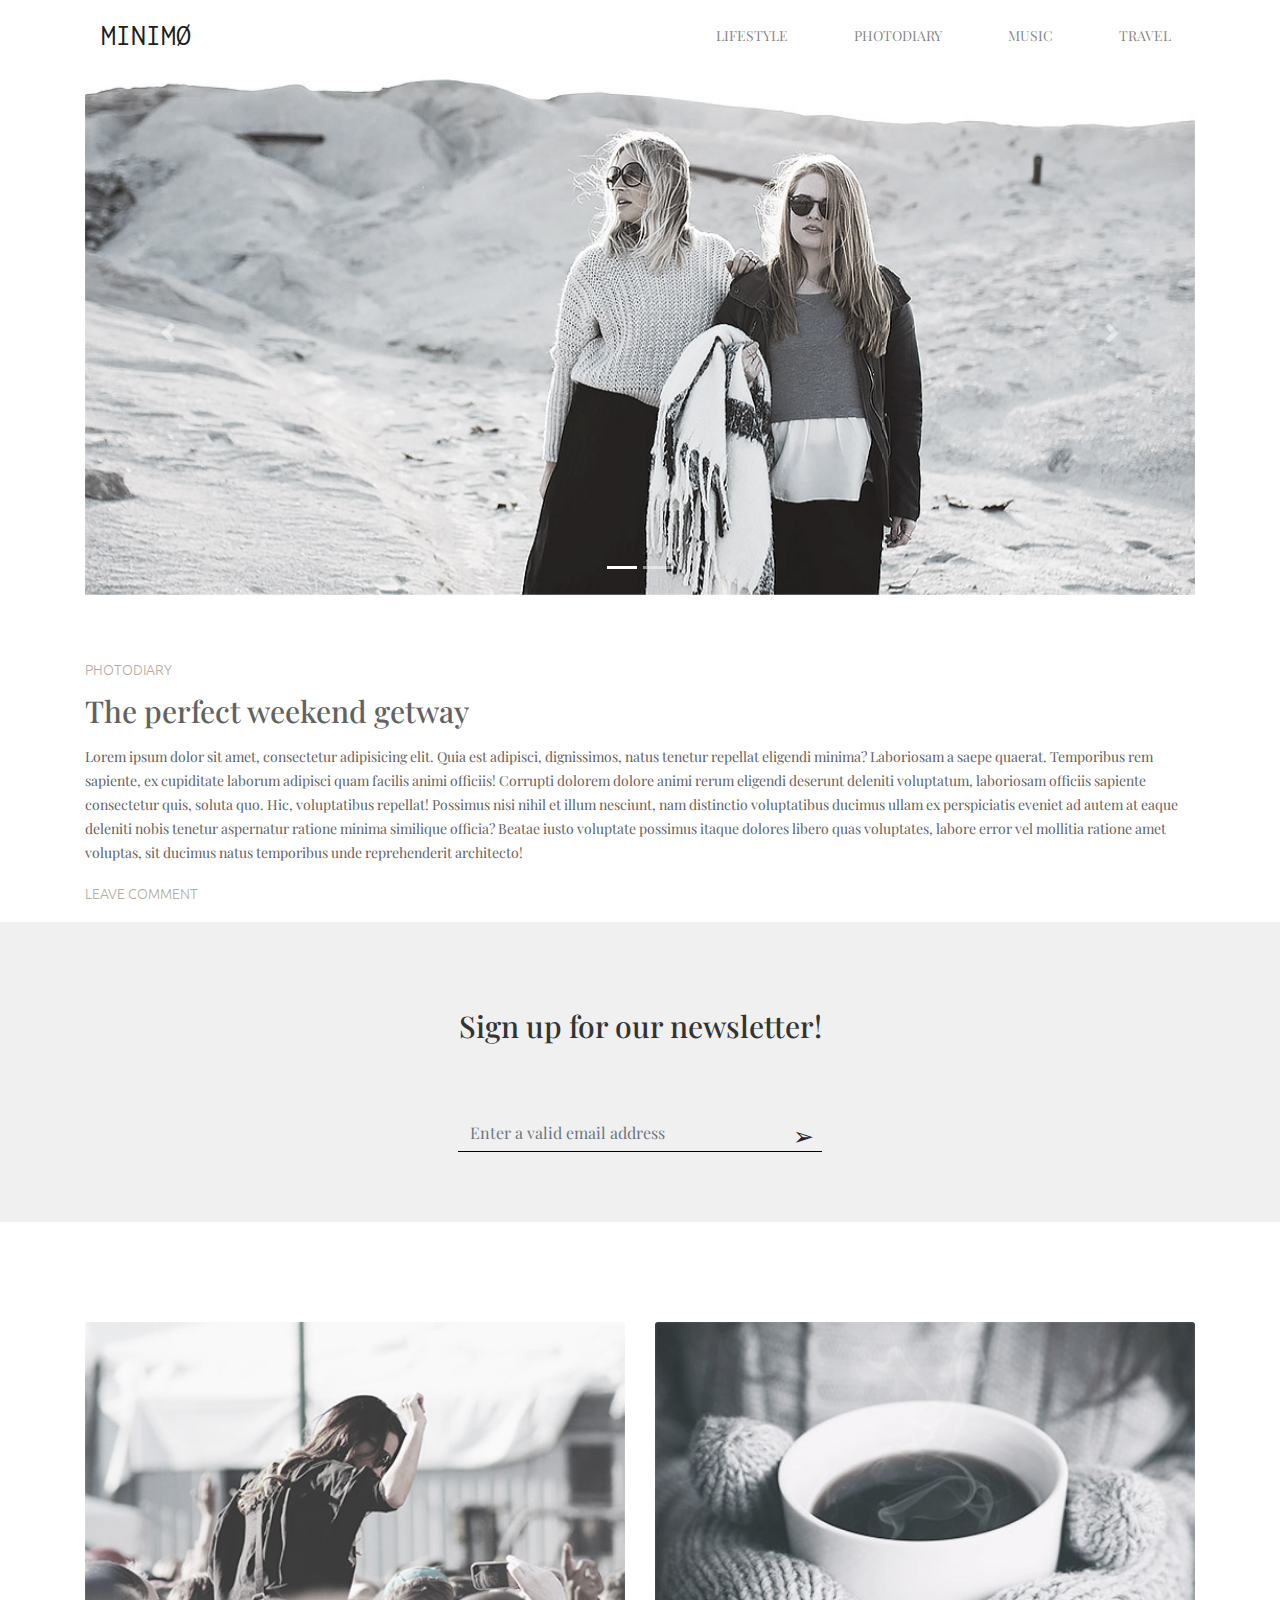
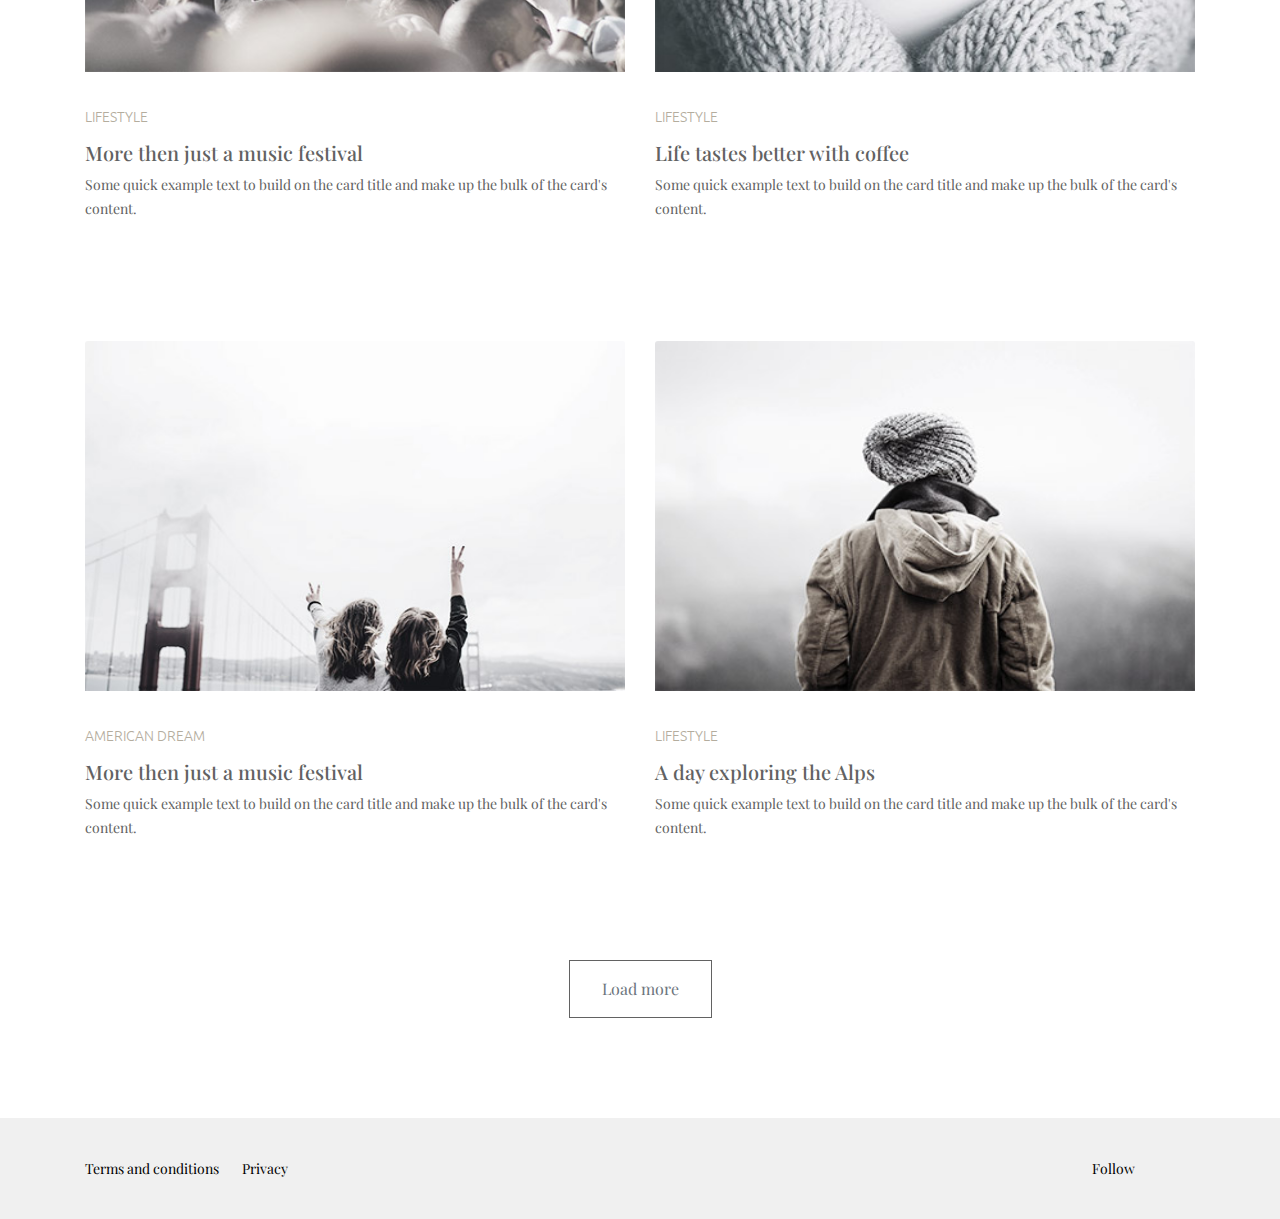
<file: index.html>
<!doctype html>
<html lang="en">
  <head>
   
    <meta charset="utf-8">
    <meta name="viewport" content="width=device-width, initial-scale=1, shrink-to-fit=no">
    <link href="https://fonts.googleapis.com/css?family=Inconsolata|Playfair+Display|Ubuntu:300&display=swap" rel="stylesheet"> 
    <link rel="stylesheet" href="https://use.fontawesome.com/releases/v5.8.2/css/all.css" integrity="sha384-oS3vJWv+0UjzBfQzYUhtDYW+Pj2yciDJxpsK1OYPAYjqT085Qq/1cq5FLXAZQ7Ay" crossorigin="anonymous">
    <link rel="stylesheet" href="bootstrap/css/bootstrap.min.css">
    <link rel="stylesheet" href="css/style.css">

    <title>Minimo</title>
  </head>
  <body>
    
    <header>
      <div class="container">
         <nav class="navbar navbar-expand-lg navbar-light">
          <a class="navbar-brand" href="#">Minimø</a>
          <button class="navbar-toggler" type="button" data-toggle="collapse" data-target="#navbarSupportedContent" aria-controls="navbarSupportedContent" aria-expanded="false" aria-label="Toggle navigation">
            <span class="navbar-toggler-icon"></span>
          </button>

          <div class="collapse navbar-collapse" id="navbarSupportedContent">
            <ul class="navbar-nav ml-auto">
               <li class="nav-item"><a class="nav-link" href="#">Lifestyle</a></li>
               <li class="nav-item"><a class="nav-link" href="#">Photodiary</a></li>
               <li class="nav-item"><a class="nav-link" href="#">Music</a></li>
               <li class="nav-item"><a class="nav-link" href="#">Travel</a></li>
            </ul>
           </div>
        </nav>
        </div>
    </header>
    
    <div class="container slider">
          <div id="slider" class="carousel slide carousel-fade" data-ride="carousel">
          <ol class="carousel-indicators">
                <li data-target="#slider" data-slide-to="0" class="active"></li>
                <li data-target="#slider" data-slide-to="1"></li>
                
          </ol>
          <div class="carousel-inner">
                <div class="carousel-item active">
                  <img src="img/header-img.jpg" class="d-block w-100" alt="...">
                </div>
                <div class="carousel-item">
                  <img src="img/header-img3.jpg" class="d-block w-100" alt="...">
                </div>
          </div>
          <a class="carousel-control-prev" href="#slider" role="button" data-slide="prev">
            <span class="carousel-control-prev-icon" aria-hidden="true"></span>
            <span class="sr-only">Previous</span>
          </a>
          <a class="carousel-control-next" href="#slider" role="button" data-slide="next">
            <span class="carousel-control-next-icon" aria-hidden="true"></span>
            <span class="sr-only">Next</span>
          </a>
        </div>
    </div><!-- /container slider -->
     
      <div class="container">
          <div class="row">
              <div class="col">
                  <div class="single-post">
                      <h3 class="post-category">Photodiary</h3>
                      <h2 class="post-title"><a href="#">The perfect weekend getway</a></h2>
                      <p>Lorem ipsum dolor sit amet, consectetur adipisicing elit. Quia est adipisci, dignissimos, natus tenetur repellat eligendi minima? Laboriosam a saepe quaerat. Temporibus rem sapiente, ex cupiditate laborum adipisci quam facilis animi officiis! Corrupti dolorem dolore animi rerum eligendi deserunt deleniti voluptatum, laboriosam officiis sapiente consectetur quis, soluta quo. Hic, voluptatibus repellat! Possimus nisi nihil et illum nesciunt, nam distinctio voluptatibus ducimus ullam ex perspiciatis eveniet ad autem at eaque deleniti nobis tenetur aspernatur ratione minima similique officia? Beatae iusto voluptate possimus itaque dolores libero quas voluptates, labore error vel mollitia ratione amet voluptas, sit ducimus natus temporibus unde reprehenderit architecto!</p>
                      <p><a href="#" class="link-more">Leave comment</a></p>
                  </div>
              </div>
          </div>
      </div>
      
          <section class="signup">
        <div class="container">
            <div class="row">
                <div class="col">
                    <h3 class="text-center">Sign up for our newsletter!</h3>
                    <form>
                      <div class="form-row">
                        <div class="col-lg-4 offset-lg-4 col-md-6 offset-md-3 form-input">
                          <input type="email" class="form-control" placeholder="Enter a valid email address" required="">
                          <button class="btn" type="submit">&#10146;</button>
                        </div>
                      </div>
                    </form>
                </div>
            </div>
        </div>
    </section>
      
      <div class="grid-posts">
          <div class="container">
              <div class="row">
                  <div class="col-md-6">
                      <div class="card">
                          <img src="img/thumb1.jpg" class="card-img-top" alt="...">
                          <div class="card-body">
                           <h3 class="post-category">Lifestyle</h3>
                            <h5 class="post-title">More then just a music festival</h5>
                            <p class="card-text">Some quick example text to build on the card title and make up the bulk of the card's content.</p>
                          </div>
                      </div>
                  </div>
             
              <div class="col-md-6">
                      <div class="card">
                          <img src="img/thumb2.jpg" class="card-img-top" alt="...">
                          <div class="card-body">
                           <h3 class="post-category">Lifestyle</h3>
                            <h5 class="post-title">Life tastes better with coffee</h5>
                            <p class="card-text">Some quick example text to build on the card title and make up the bulk of the card's content.</p>
                          </div>
                      </div>
                  </div>
                  <div class="col-md-6">
                      <div class="card">
                          <img src="img/thumb3.jpg" class="card-img-top" alt="...">
                          <div class="card-body">
                           <h3 class="post-category">American dream</h3>
                            <h5 class="post-title">More then just a music festival</h5>
                            <p class="card-text">Some quick example text to build on the card title and make up the bulk of the card's content.</p>
                          </div>
                      </div>
                  </div>
                  <div class="col-md-6">
                      <div class="card">
                          <img src="img/thumb4.jpg" class="card-img-top" alt="...">
                          <div class="card-body">
                           <h3 class="post-category">Lifestyle</h3>
                            <h5 class="post-title">A day exploring the Alps</h5>
                            <p class="card-text">Some quick example text to build on the card title and make up the bulk of the card's content.</p>
                          </div>
                      </div>
                </div>
                  
                <div class="col text-center after-posts">
                     <button type="button" class="btn btn-outline-secondary load-more">Load more<span class="spinner-grow spinner-grow-sm" role="status" aria-hidden="true"></span>
                     </button> 
                </div>
                  
           </div>
       </div>
    </div>
    

    
    <footer>
        <div class="container">
            <div class="d-sm-flex justify-content-between">
                <div class="footer-left">
                    <a href="#">Terms and conditions</a>
                    <a href="#">Privacy</a>
                </div>
                <div class="footer-right">
                   <span>Follow</span>
                    <a href="#"><i class="fab fa-facebook-f"></i></a>
                    <a href="#"><i class="fab fa-twitter"></i></a>
                    <a href="#"><i class="fab fa-instagram"></i></a>
                </div>
            </div>
        </div>
    </footer>
    
   
    <script src="js/jquery-3.3.1.min.js"></script>
    <script src="js/popper.min.js"></script>
    <script src="bootstrap/js/bootstrap.min.js"></script>
    <script src="js/main.js"></script>
  </body>
</html>
</file>
<file: css/style.css>
body{
    min-width: 320px;
    font-size: 14px;
    font-family: 'Playfair Display', serif;
    color: #626262;
}

img{
    max-width: 100%;
    height: auto;
}

a{
    color: #b4ad9e;
}
a:hover{
    color: #898377;
}

p{
    line-height: 1.5rem;
}
h2,h3{
    margin: 1rem 0;
    font-size: 30px;
}

header .navbar-light{
    background-color: #fff;  
}
header .navbar-brand{
    font-family: 'Inconsolata', monospace;
    font-size: 30px;
    color: #000;
    text-transform: uppercase;
}
header .nav-item{
    text-transform: uppercase;
    margin-left: 50px;
}
header .nav-item a::after{
    content: '';
    display: block;
    width: 100%;
    background-color: #ccc; 
    height: 1px;
    transform: scale(0);
    transition: all .3s;
}
header .nav-item a:hover::after{
   transform: scale(1); 
}

.slider{
    margin-bottom: 50px;
}

.post-category,
.link-more{
    font-family: 'Ubuntu', sans-serif;
    font-size: 14px;
    color: #b4ad9e;
    text-transform: uppercase;
    font-weight: 300;
}
.post-title a{
    color: #626262;
}

.grid-posts{
    margin-top: 100px;
    margin-bottom: 100px;
}
.grid-posts .card{
    border: 0;
    margin-bottom: 100px;
}

.grid-posts .card-body{
    padding-left: 0;
    padding-right: 0;
}

.grid-posts .card-img-top{
    max-height: 350px;
}

.load-more{
    padding: 1rem 2rem;
    border-color: #626262;
    border-radius: 0;
}
.load-more span{
    display: none;
}

.signup{
    background-color: #f0f0f0;
    padding: 70px 0;
}
.signup h3{
    color: #333;
}
.signup form{
    margin-top: 70px;
}
.signup .form-input{
    position: relative;
}
.signup .form-control{
    border: 0;
    border-bottom: 1px solid #000;
    border-radius: 0;
    background-color: transparent;
}
.signup .form-control:focus{
    box-shadow: none;
}
.form-input .btn{
    position: absolute;
    right: 0;
    top: -5px;
    font-size: 25px;
}
footer{
    background-color: #f0f0f0;
    padding: 40px 0;
    color: #000;
}
.footer-left a{
    color: #000;
    margin-right: 20px;
}
.footer-right a{
    color: #626262;
    margin-left: 20px;
}




@media only screen and (max-width: 1199px) {
    .grid-posts .card-img-top{
    max-height: 300px;
 }
}

@media only screen and (max-width: 991px) {
    header .nav-item{
        margin-left: 0;
    }
    .grid-posts .card-img-top{
    max-height: 220px;
 }
}

@media only screen and (max-width: 767px) {
    .grid-posts{
        margin-top: 50px;
        margin-bottom: 50px;
    }
     .grid-posts .card{
        margin-bottom: 50px;
    }
    .grid-posts .card-img-top{
    max-height: 100%;
 }
}

@media only screen and (max-width: 575px) {
    .footer-left{
        margin-bottom: 10px;
    }

 }
</file>
